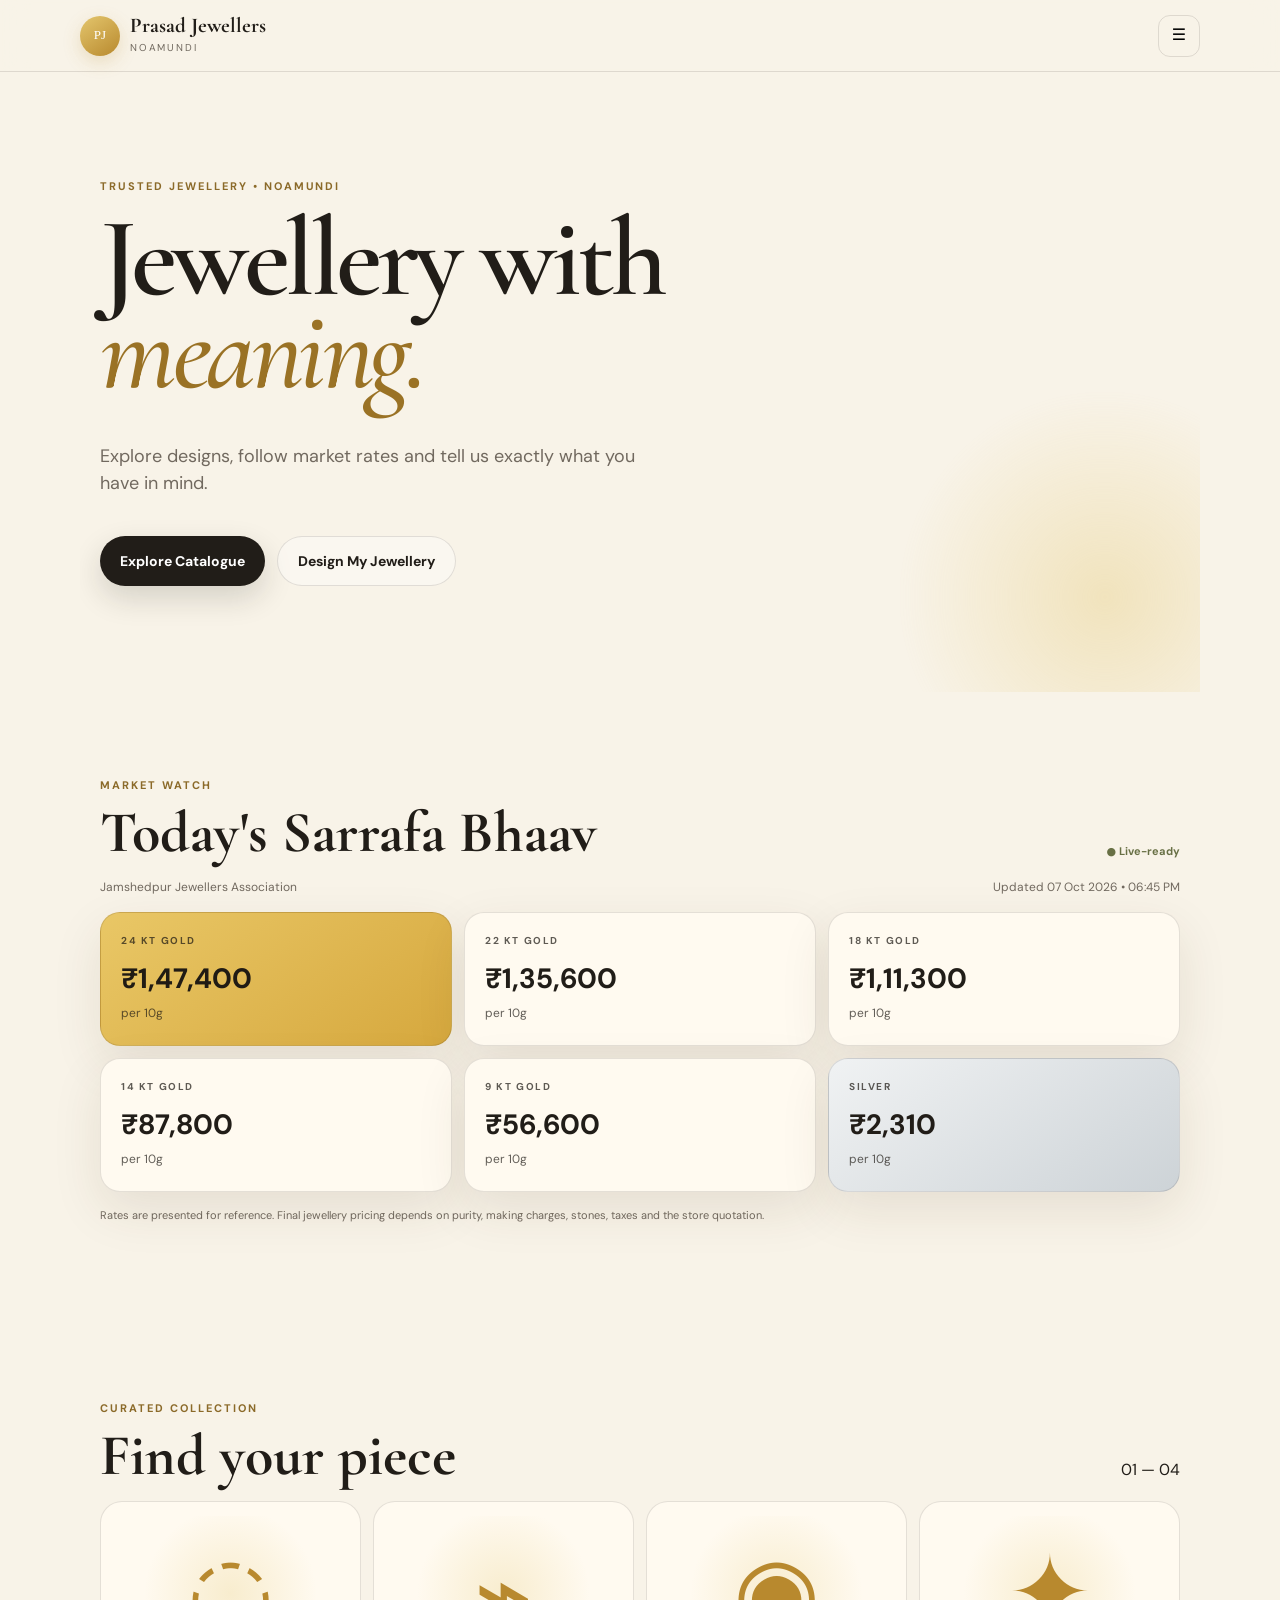
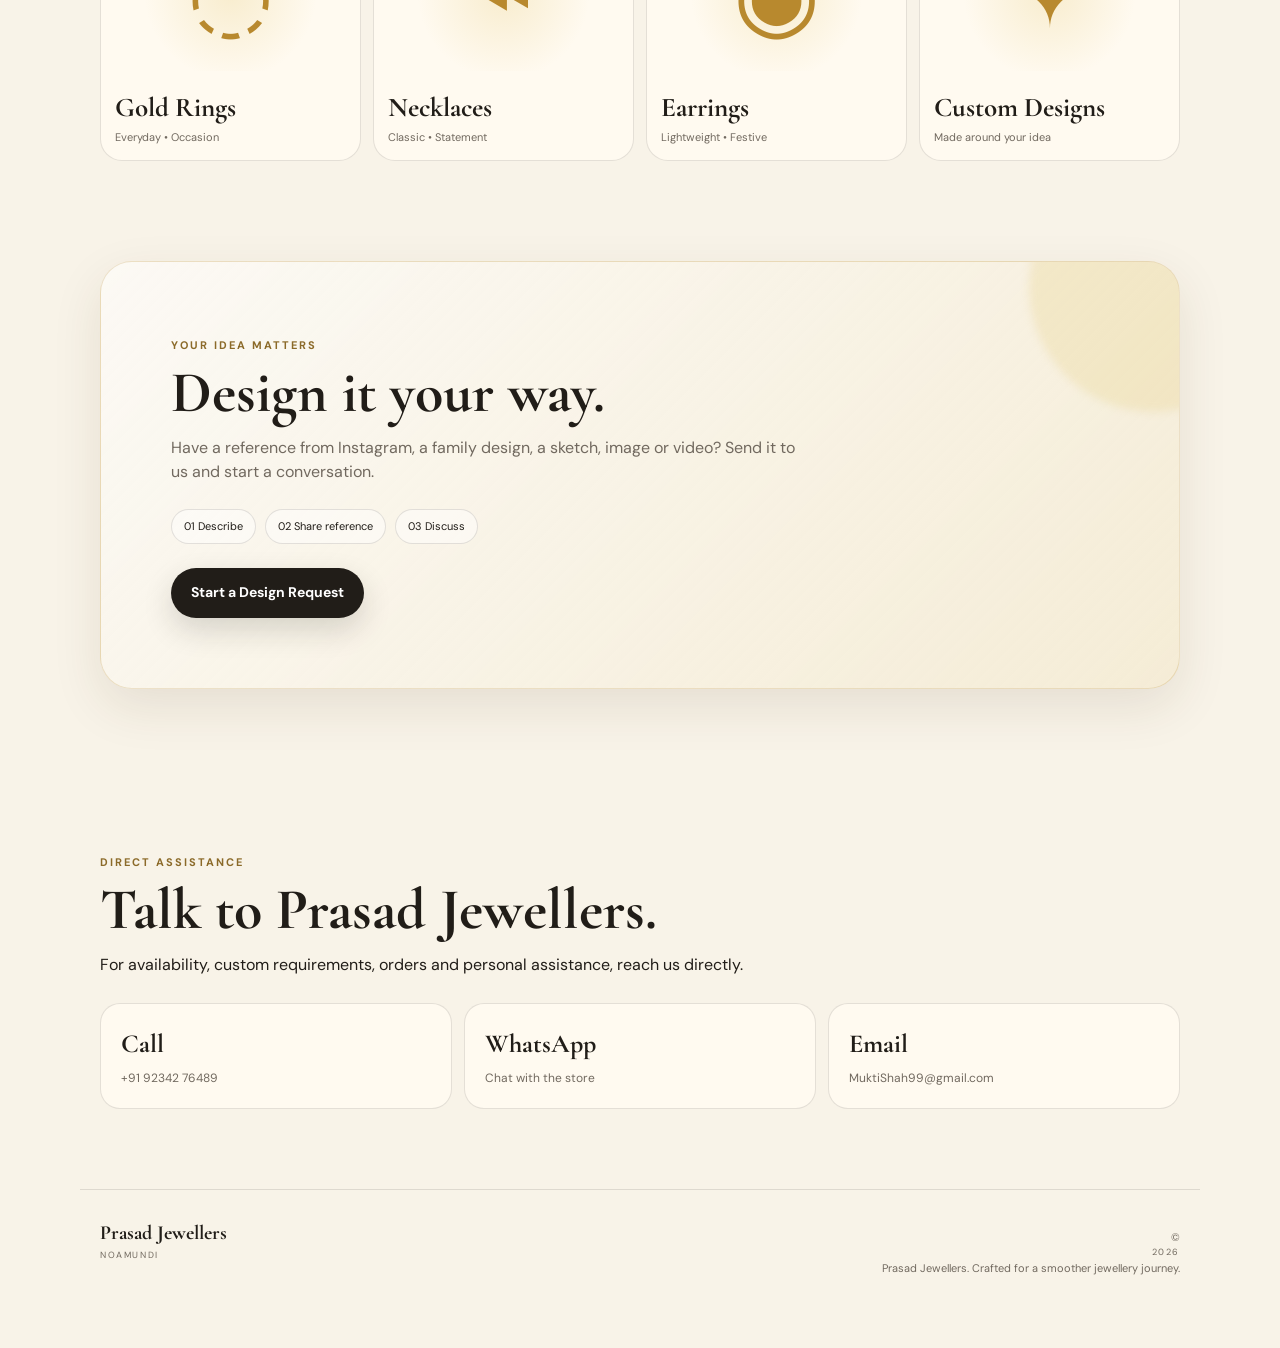
<file: index.html>
<!doctype html>
<html lang="en">
<head>
  <meta charset="UTF-8">
  <meta name="viewport" content="width=device-width,initial-scale=1,viewport-fit=cover">
  <meta name="theme-color" content="#f8f3e8">
  <meta name="description" content="Prasad Jewellers, Noamundi — jewellery catalogue, market rates and direct customer assistance.">
  <link rel="manifest" href="./manifest.webmanifest">
  <link rel="icon" href="./public/favicon.svg" type="image/svg+xml">
  <link rel="stylesheet" href="./src/styles.css">
  <title>Prasad Jewellers | Noamundi</title>
</head>
<body>
  <header class="topbar">
    <a class="brand" href="#home" aria-label="Prasad Jewellers home">
      <span class="brand-mark">PJ</span>
      <span><strong>Prasad Jewellers</strong><small>Noamundi</small></span>
    </a>
    <button class="menu-btn" id="menuBtn" aria-label="Open menu" aria-expanded="false">☰</button>
  </header>

  <nav class="mobile-menu" id="mobileMenu" aria-hidden="true">
    <a href="#rates">Today's Rates</a>
    <a href="#catalogue">Catalogue</a>
    <a href="#design">Design Your Jewellery</a>
    <a href="#support">Contact</a>
  </nav>

  <main id="home">
    <section class="hero section">
      <div class="eyebrow">Trusted jewellery • Noamundi</div>
      <h1>Jewellery with<br><em>meaning.</em></h1>
      <p>Explore designs, follow market rates and tell us exactly what you have in mind.</p>
      <div class="hero-actions">
        <a class="btn btn-primary" href="#catalogue">Explore Catalogue</a>
        <a class="btn btn-quiet" href="#design">Design My Jewellery</a>
      </div>
      <div class="hero-glow" aria-hidden="true"></div>
    </section>

    <section class="section rate-section" id="rates">
      <div class="section-heading">
        <div><span class="eyebrow">Market watch</span><h2>Today's Sarrafa Bhaav</h2></div>
        <span class="live-dot">● Live-ready</span>
      </div>
      <div class="rate-meta"><span id="rateSource">Jamshedpur Jewellers Association</span><span id="rateUpdated">Updating…</span></div>
      <div class="rate-grid" id="rateGrid"></div>
      <p class="fineprint">Rates are presented for reference. Final jewellery pricing depends on purity, making charges, stones, taxes and the store quotation.</p>
    </section>

    <section class="section" id="catalogue">
      <div class="section-heading">
        <div><span class="eyebrow">Curated collection</span><h2>Find your piece</h2></div>
        <span class="count">01 — 04</span>
      </div>
      <div class="catalogue-grid">
        <article class="jewel-card"><div class="jewel-art ring">◌</div><span>Gold Rings</span><small>Everyday • Occasion</small></article>
        <article class="jewel-card"><div class="jewel-art chain">⌁</div><span>Necklaces</span><small>Classic • Statement</small></article>
        <article class="jewel-card"><div class="jewel-art earring">◉</div><span>Earrings</span><small>Lightweight • Festive</small></article>
        <article class="jewel-card"><div class="jewel-art custom">✦</div><span>Custom Designs</span><small>Made around your idea</small></article>
      </div>
    </section>

    <section class="section design-section" id="design">
      <div class="glass-panel">
        <span class="eyebrow">Your idea matters</span>
        <h2>Design it your way.</h2>
        <p>Have a reference from Instagram, a family design, a sketch, image or video? Send it to us and start a conversation.</p>
        <div class="request-points">
          <span>01 Describe</span><span>02 Share reference</span><span>03 Discuss</span>
        </div>
        <a class="btn btn-primary full" href="mailto:MuktiShah99@gmail.com?subject=Jewellery%20Design%20Request">Start a Design Request</a>
      </div>
    </section>

    <section class="section support-section" id="support">
      <span class="eyebrow">Direct assistance</span>
      <h2>Talk to Prasad Jewellers.</h2>
      <p>For availability, custom requirements, orders and personal assistance, reach us directly.</p>
      <div class="support-grid">
        <a class="support-card" href="tel:+919234276489"><b>Call</b><span>+91 92342 76489</span></a>
        <a class="support-card" href="https://wa.me/919234276489" target="_blank" rel="noopener"><b>WhatsApp</b><span>Chat with the store</span></a>
        <a class="support-card" href="mailto:MuktiShah99@gmail.com"><b>Email</b><span>MuktiShah99@gmail.com</span></a>
      </div>
    </section>
  </main>

  <footer class="footer">
    <div><strong>Prasad Jewellers</strong><span>Noamundi</span></div>
    <p>© <span id="year"></span> Prasad Jewellers. Crafted for a smoother jewellery journey.</p>
  </footer>

  <script type="module" src="./src/app.js"></script>
</body>
</html>
</file>
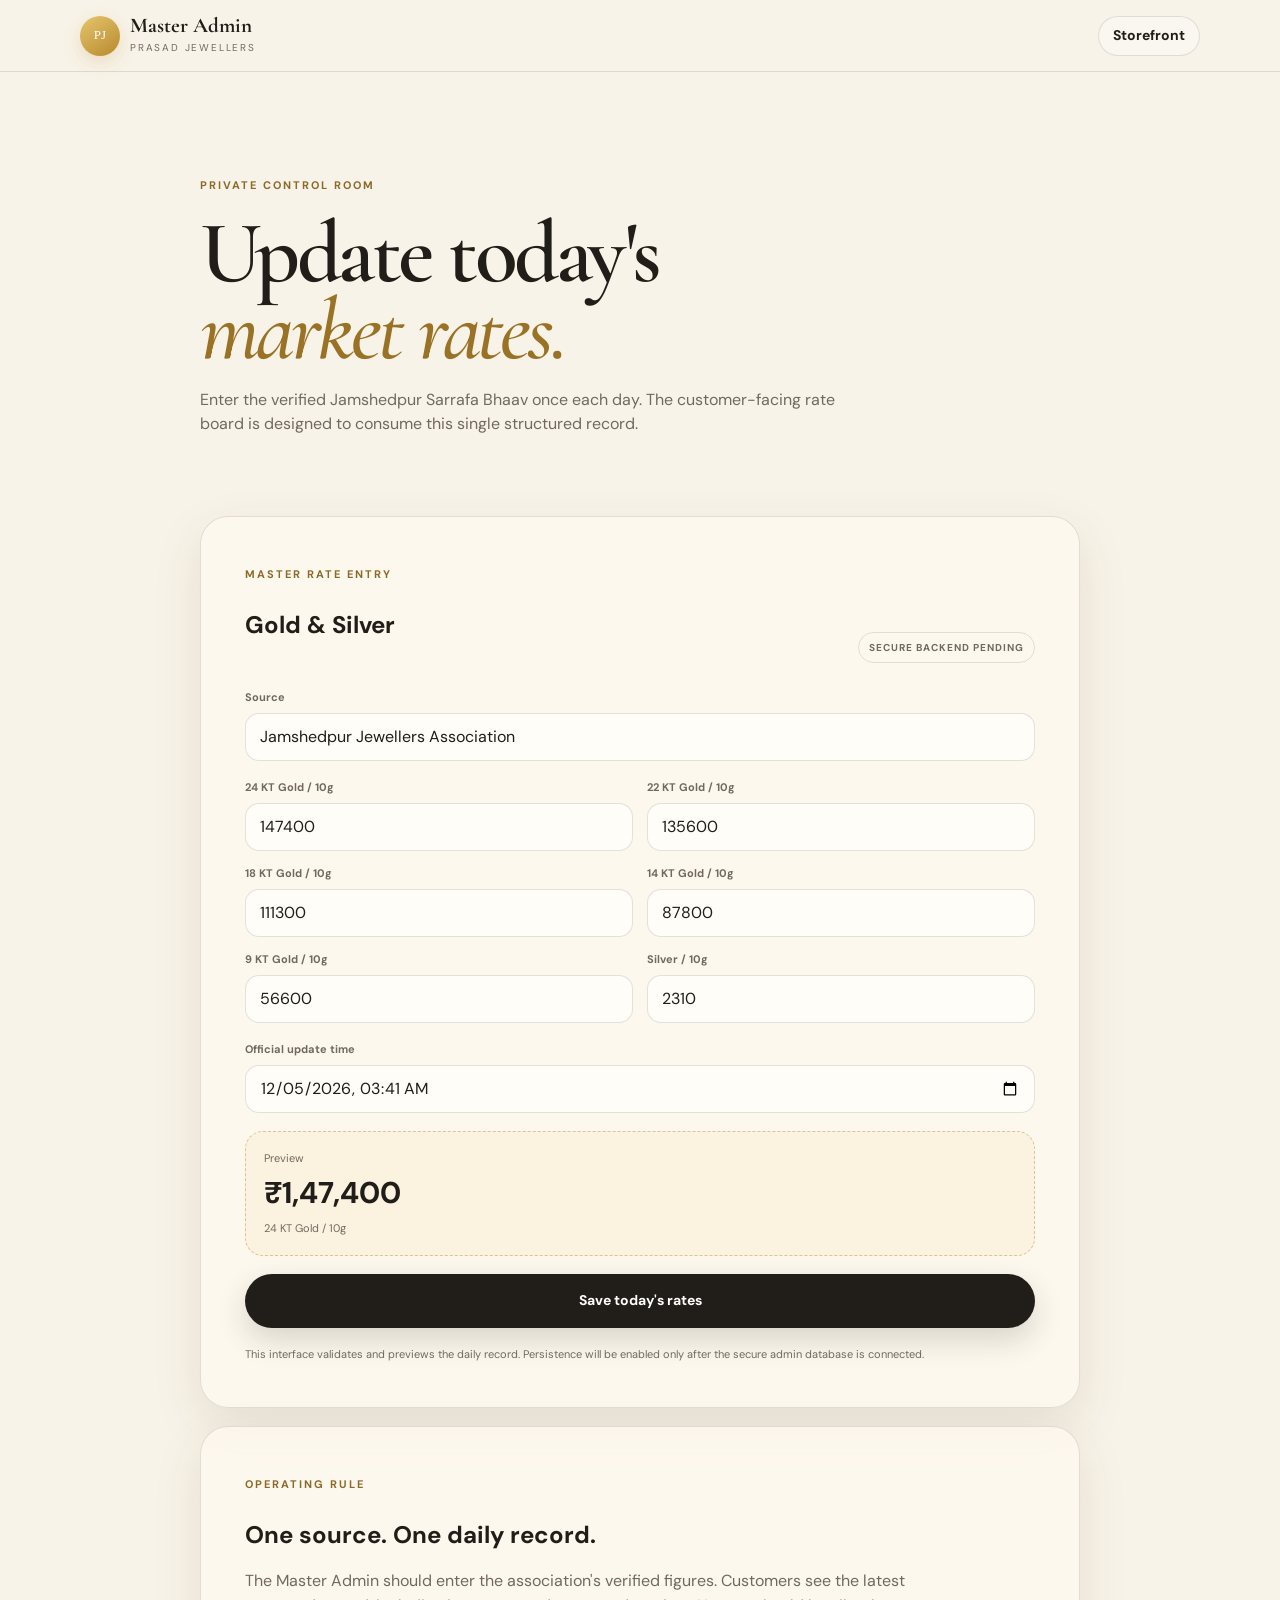
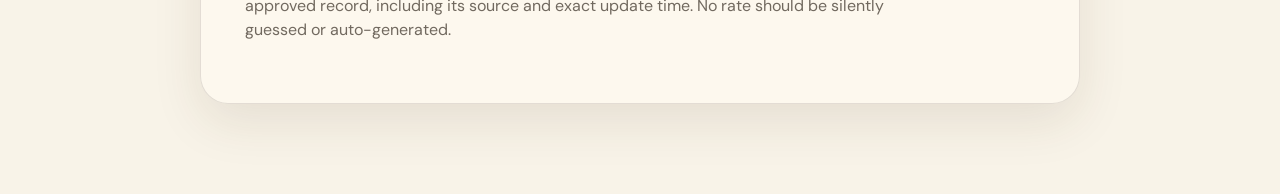
<file: admin.html>
<!doctype html>
<html lang="en">
<head>
  <meta charset="UTF-8">
  <meta name="viewport" content="width=device-width,initial-scale=1,viewport-fit=cover">
  <meta name="theme-color" content="#f8f3e8">
  <meta name="description" content="Master Admin — Prasad Jewellers rate management.">
  <link rel="icon" href="./public/favicon.svg" type="image/svg+xml">
  <link rel="stylesheet" href="./src/styles.css">
  <title>Master Admin | Prasad Jewellers</title>
</head>
<body>
  <header class="topbar">
    <a class="brand" href="./index.html" aria-label="Back to Prasad Jewellers">
      <span class="brand-mark">PJ</span>
      <span><strong>Master Admin</strong><small>Prasad Jewellers</small></span>
    </a>
    <a class="btn btn-quiet admin-back" href="./index.html">Storefront</a>
  </header>

  <main class="admin-shell">
    <section class="admin-hero">
      <span class="eyebrow">Private control room</span>
      <h1>Update today's<br><em>market rates.</em></h1>
      <p>Enter the verified Jamshedpur Sarrafa Bhaav once each day. The customer-facing rate board is designed to consume this single structured record.</p>
    </section>

    <section class="admin-card" aria-labelledby="rate-form-title">
      <div class="section-heading">
        <div>
          <span class="eyebrow">Master rate entry</span>
          <h2 id="rate-form-title">Gold &amp; Silver</h2>
        </div>
        <span class="admin-status" id="adminStatus">Secure backend pending</span>
      </div>

      <form id="rateForm" class="rate-form">
        <label>
          <span>Source</span>
          <input name="source" value="Jamshedpur Jewellers Association" required>
        </label>

        <div class="form-grid">
          <label><span>24 KT Gold / 10g</span><input name="gold24" type="number" min="0" step="1" inputmode="numeric" value="147400" required></label>
          <label><span>22 KT Gold / 10g</span><input name="gold22" type="number" min="0" step="1" inputmode="numeric" value="135600" required></label>
          <label><span>18 KT Gold / 10g</span><input name="gold18" type="number" min="0" step="1" inputmode="numeric" value="111300" required></label>
          <label><span>14 KT Gold / 10g</span><input name="gold14" type="number" min="0" step="1" inputmode="numeric" value="87800" required></label>
          <label><span>9 KT Gold / 10g</span><input name="gold9" type="number" min="0" step="1" inputmode="numeric" value="56600" required></label>
          <label><span>Silver / 10g</span><input name="silver" type="number" min="0" step="1" inputmode="numeric" value="2310" required></label>
        </div>

        <label>
          <span>Official update time</span>
          <input name="updatedAt" type="datetime-local" required>
        </label>

        <div class="admin-preview" id="adminPreview" aria-live="polite">
          <span>Preview</span>
          <strong id="preview24">₹1,47,400</strong>
          <small>24 KT Gold / 10g</small>
        </div>

        <button class="btn btn-primary admin-submit" type="submit">Save today's rates</button>
        <p class="admin-note" id="adminNote">This interface validates and previews the daily record. Persistence will be enabled only after the secure admin database is connected.</p>
      </form>
    </section>

    <section class="admin-card admin-rules">
      <span class="eyebrow">Operating rule</span>
      <h2>One source. One daily record.</h2>
      <p>The Master Admin should enter the association's verified figures. Customers see the latest approved record, including its source and exact update time. No rate should be silently guessed or auto-generated.</p>
    </section>
  </main>

  <script type="module" src="./src/admin.js"></script>
</body>
</html>
</file>
<file: src/styles.css>
@import url('https://fonts.googleapis.com/css2?family=Cormorant+Garamond:wght@500;600;700&family=DM+Sans:wght@400;500;600;700&display=swap');

:root{--paper:#f8f3e8;--ink:#211d18;--muted:#71695f;--gold:#b8892e;--gold2:#e4c66d;--line:rgba(33,29,24,.12);--card:#fffaf0;--shadow:0 18px 50px rgba(67,49,22,.10);--radius:24px}
*{box-sizing:border-box}html{scroll-behavior:smooth}body{margin:0;background:var(--paper);color:var(--ink);font-family:"DM Sans",system-ui,sans-serif;line-height:1.55}a{color:inherit;text-decoration:none}button{font:inherit}
.topbar{height:72px;padding:12px max(18px,calc((100vw - 1120px)/2));display:flex;align-items:center;justify-content:space-between;position:sticky;top:0;z-index:20;background:rgba(248,243,232,.88);backdrop-filter:blur(14px);border-bottom:1px solid var(--line)}
.brand{display:flex;align-items:center;gap:10px}.brand-mark{width:40px;height:40px;border-radius:50%;display:grid;place-items:center;background:linear-gradient(145deg,var(--gold2),var(--gold));color:#fff;font-family:Georgia,serif;font-size:13px;box-shadow:0 6px 18px rgba(184,137,46,.22)}.brand strong,.brand small{display:block}.brand strong{font-family:"Cormorant Garamond",serif;font-size:21px;line-height:1}.brand small{font-size:10px;letter-spacing:.18em;text-transform:uppercase;color:var(--muted);margin-top:4px}.menu-btn{border:1px solid var(--line);background:transparent;border-radius:12px;width:42px;height:42px;cursor:pointer}.mobile-menu{display:none;position:fixed;right:14px;top:68px;z-index:19;padding:10px;border:1px solid var(--line);border-radius:16px;background:rgba(255,250,240,.97);box-shadow:var(--shadow)}.mobile-menu.open{display:grid}.mobile-menu a{padding:11px 14px}
.section{max-width:1120px;margin:auto;padding:80px 20px}.hero{min-height:620px;display:flex;flex-direction:column;justify-content:center;position:relative;overflow:hidden}.eyebrow{font-size:11px;letter-spacing:.18em;text-transform:uppercase;color:#8b6a29;font-weight:700}.hero h1{font-family:"Cormorant Garamond",Georgia,serif;font-size:clamp(58px,11vw,112px);line-height:.83;letter-spacing:-.04em;font-weight:600;margin:18px 0 26px;max-width:800px}.hero h1 em{font-weight:500;color:#9a7225}.hero p{max-width:560px;font-size:18px;color:var(--muted)}.hero-actions{display:flex;flex-wrap:wrap;gap:12px;margin-top:20px}.btn{display:inline-flex;align-items:center;justify-content:center;min-height:50px;padding:0 20px;border-radius:999px;font-weight:700;font-size:14px;transition:transform .2s ease,box-shadow .2s ease}.btn:hover{transform:translateY(-2px)}.btn-primary{background:var(--ink);color:#fff;box-shadow:0 12px 30px rgba(33,29,24,.16)}.btn-quiet{border:1px solid var(--line);background:rgba(255,255,255,.35)}.hero-glow{position:absolute;width:430px;height:430px;border-radius:50%;right:-120px;bottom:-120px;background:radial-gradient(circle,var(--gold2),transparent 68%);opacity:.35;filter:blur(3px);pointer-events:none}

.section-heading{display:flex;align-items:end;justify-content:space-between;gap:20px;margin-bottom:18px}.section h2{font-family:"Cormorant Garamond",Georgia,serif;font-size:clamp(38px,6vw,58px);line-height:.95;margin:8px 0 0}.live-dot{font-size:11px;color:#687045;font-weight:700}.rate-meta{display:flex;justify-content:space-between;gap:15px;color:var(--muted);font-size:12px;margin-bottom:16px}.rate-grid{display:grid;grid-template-columns:repeat(3,1fr);gap:12px}.rate-card{background:var(--card);border:1px solid var(--line);border-radius:20px;padding:20px;box-shadow:var(--shadow);position:relative;overflow:hidden}.rate-card.primary{background:linear-gradient(145deg,#e9c766,#d6a83e);color:#201b14}.rate-card.silver{background:linear-gradient(145deg,#f0f2f3,#cdd3d7)}.rate-card small{display:block;font-size:10px;letter-spacing:.16em;text-transform:uppercase;font-weight:700;opacity:.72}.rate-card b{display:block;font-size:28px;margin-top:8px}.rate-card span{font-size:12px;opacity:.7}.fineprint{font-size:11px;color:var(--muted);max-width:800px;margin-top:15px}
.catalogue-grid{display:grid;grid-template-columns:repeat(4,1fr);gap:12px}.jewel-card{background:var(--card);border:1px solid var(--line);border-radius:22px;padding:14px;min-height:260px;display:flex;flex-direction:column;justify-content:end;overflow:hidden;transition:transform .25s ease,box-shadow .25s ease}.jewel-card:hover{transform:translateY(-4px);box-shadow:var(--shadow)}.jewel-art{flex:1;display:grid;place-items:center;font-family:Georgia,serif;font-size:100px;color:var(--gold);background:radial-gradient(circle at center,rgba(228,198,109,.26),transparent 62%);margin-bottom:16px;border-radius:16px}.jewel-card span{font-family:"Cormorant Garamond",serif;font-size:27px;font-weight:700}.jewel-card small{color:var(--muted);font-size:11px}
.design-section{padding-top:20px}.glass-panel{border:1px solid rgba(184,137,46,.22);border-radius:32px;padding:clamp(30px,7vw,70px);background:linear-gradient(135deg,rgba(255,255,255,.55),rgba(228,198,109,.14));box-shadow:var(--shadow);position:relative;overflow:hidden}.glass-panel:after{content:"";position:absolute;width:250px;height:250px;border-radius:50%;right:-100px;top:-100px;background:rgba(228,198,109,.22);filter:blur(4px)}.glass-panel p{max-width:640px;color:var(--muted);font-size:16px}.request-points{display:flex;flex-wrap:wrap;gap:9px;margin:24px 0}.request-points span{border:1px solid var(--line);border-radius:999px;padding:8px 12px;font-size:11px;background:rgba(255,255,255,.45)}.full{width:fit-content}
.support-grid{display:grid;grid-template-columns:repeat(3,1fr);gap:12px;margin-top:25px}.support-card{background:var(--card);border:1px solid var(--line);border-radius:20px;padding:20px;display:block}.support-card b,.support-card span{display:block}.support-card b{font-family:"Cormorant Garamond",serif;font-size:26px}.support-card span{font-size:12px;color:var(--muted);margin-top:5px}
.footer{border-top:1px solid var(--line);max-width:1120px;margin:auto;padding:28px 20px 60px;display:flex;justify-content:space-between;gap:20px;color:var(--muted);font-size:11px}.footer strong,.footer span{display:block}.footer strong{font-family:"Cormorant Garamond",serif;font-size:20px;color:var(--ink)}.footer span{font-size:9px;letter-spacing:.18em;text-transform:uppercase}.footer p{max-width:340px;text-align:right}
@media(max-width:720px){.section{padding:62px 16px}.hero{min-height:570px}.hero h1{font-size:68px}.hero p{font-size:16px}.rate-grid,.support-grid{grid-template-columns:1fr 1fr}.rate-card:first-child{grid-column:span 2}.catalogue-grid{grid-template-columns:1fr 1fr}.jewel-card{min-height:230px}.jewel-art{font-size:78px}.section-heading{align-items:start;flex-direction:column}.count{display:none}.footer{display:block}.footer p{text-align:left;margin-top:22px}.full{width:100%}}
@media(prefers-reduced-motion:reduce){*{scroll-behavior:auto!important;transition:none!important}}

/* Master Admin */
.admin-shell{max-width:920px;margin:auto;padding:70px 20px 90px}.admin-hero{padding:30px 0 45px}.admin-hero h1{font-family:"Cormorant Garamond",Georgia,serif;font-size:clamp(52px,9vw,88px);line-height:.88;letter-spacing:-.04em;font-weight:600;margin:18px 0}.admin-hero h1 em{font-weight:500;color:#9a7225}.admin-hero p{max-width:680px;color:var(--muted);font-size:16px}.admin-card{background:rgba(255,250,240,.72);border:1px solid var(--line);border-radius:28px;padding:clamp(24px,5vw,44px);box-shadow:var(--shadow);margin-top:18px}.admin-status{font-size:10px;letter-spacing:.1em;text-transform:uppercase;font-weight:700;padding:7px 10px;border:1px solid var(--line);border-radius:999px;color:var(--muted)}.rate-form{display:grid;gap:18px;margin-top:26px}.rate-form label{display:grid;gap:7px}.rate-form label>span{font-size:11px;font-weight:700;color:var(--muted)}.rate-form input{width:100%;min-height:48px;border:1px solid var(--line);border-radius:14px;background:#fffdf8;color:var(--ink);padding:0 14px;font:inherit;outline:none}.rate-form input:focus{border-color:rgba(184,137,46,.65);box-shadow:0 0 0 3px rgba(228,198,109,.18)}.form-grid{display:grid;grid-template-columns:repeat(2,1fr);gap:14px}.admin-preview{border:1px dashed rgba(184,137,46,.45);border-radius:18px;padding:18px;background:rgba(228,198,109,.10)}.admin-preview span,.admin-preview small{display:block;color:var(--muted);font-size:11px}.admin-preview strong{display:block;font-size:30px;margin:3px 0}.admin-submit{border:0;cursor:pointer;min-height:54px}.admin-note{margin:0;color:var(--muted);font-size:11px}.admin-note.success{color:#687045;font-weight:700}.admin-rules h2{margin-bottom:10px}.admin-rules p{color:var(--muted);max-width:700px}.admin-back{min-height:40px;padding:0 14px}@media(max-width:620px){.admin-shell{padding:46px 16px 70px}.form-grid{grid-template-columns:1fr}.admin-status{align-self:flex-start}.admin-card .section-heading{flex-direction:column;align-items:flex-start}}
</file>
